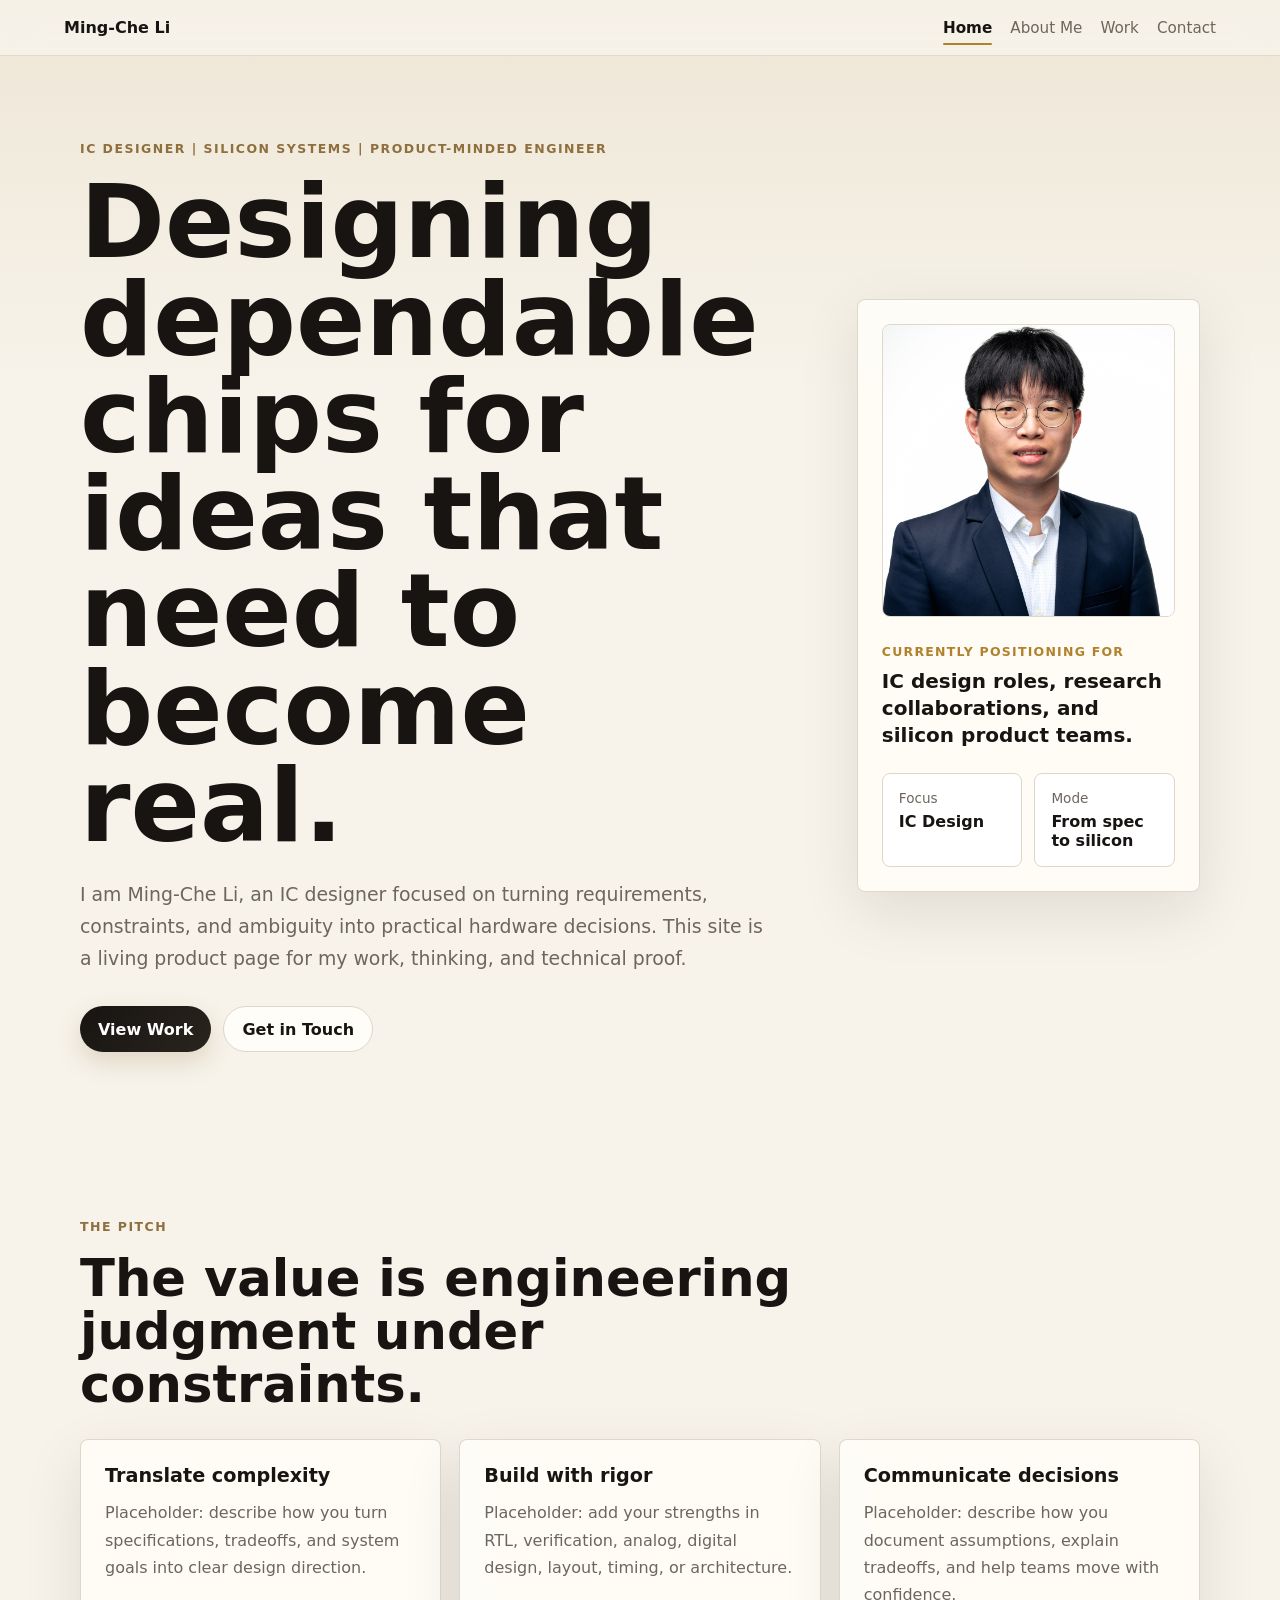
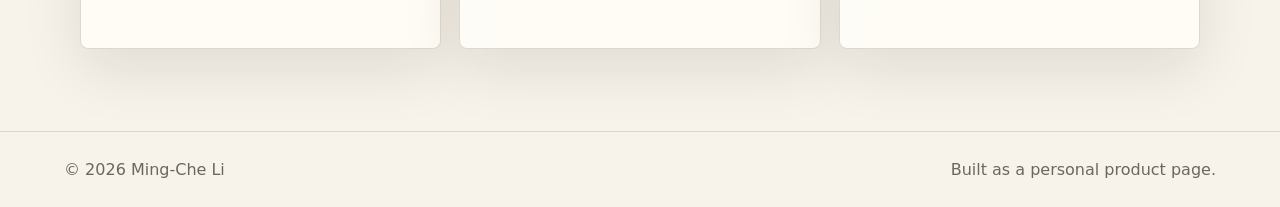
<file: index.html>
<!DOCTYPE html>
<html lang="en">
  <head>
    <meta charset="UTF-8" />
    <meta name="viewport" content="width=device-width, initial-scale=1.0" />
    <title>Ming-Che Li | IC Designer</title>
    <meta
      name="description"
      content="Ming-Che Li is an IC designer building reliable, thoughtful silicon systems from concept to implementation."
    />
    <link rel="stylesheet" href="styles.css" />
  </head>
  <body>
    <header class="site-header">
      <a class="brand" href="index.html" aria-label="Ming-Che Li home">Ming-Che Li</a>
      <nav class="nav" aria-label="Primary navigation">
        <a class="active" href="index.html">Home</a>
        <a href="about.html">About Me</a>
        <a href="work.html">Work</a>
        <a href="contact.html">Contact</a>
      </nav>
    </header>

    <main>
      <section class="hero section-shell">
        <div class="hero-copy">
          <p class="eyebrow">IC Designer | Silicon Systems | Product-Minded Engineer</p>
          <h1>Designing dependable chips for ideas that need to become real.</h1>
          <p class="hero-text">
            I am Ming-Che Li, an IC designer focused on turning requirements,
            constraints, and ambiguity into practical hardware decisions. This
            site is a living product page for my work, thinking, and technical
            proof.
          </p>
          <div class="hero-actions">
            <a class="button primary" href="work.html">View Work</a>
            <a class="button secondary" href="contact.html">Get in Touch</a>
          </div>
        </div>

        <aside class="profile-panel" aria-label="Profile summary">
          <img class="portrait-photo" src="assets/ming-che-li-profile.jpg" alt="Portrait of Ming-Che Li" />
          <div>
            <p class="panel-label">Currently positioning for</p>
            <p class="panel-title">IC design roles, research collaborations, and silicon product teams.</p>
          </div>
          <div class="signal-grid">
            <div>
              <span>Focus</span>
              <strong>IC Design</strong>
            </div>
            <div>
              <span>Mode</span>
              <strong>From spec to silicon</strong>
            </div>
          </div>
        </aside>
      </section>

      <section class="section-shell">
        <div class="section-heading">
          <p class="eyebrow">The Pitch</p>
          <h2>The value is engineering judgment under constraints.</h2>
        </div>
        <div class="pitch-grid">
          <article>
            <h3>Translate complexity</h3>
            <p>
              Placeholder: describe how you turn specifications, tradeoffs,
              and system goals into clear design direction.
            </p>
          </article>
          <article>
            <h3>Build with rigor</h3>
            <p>
              Placeholder: add your strengths in RTL, verification, analog,
              digital design, layout, timing, or architecture.
            </p>
          </article>
          <article>
            <h3>Communicate decisions</h3>
            <p>
              Placeholder: describe how you document assumptions, explain
              tradeoffs, and help teams move with confidence.
            </p>
          </article>
        </div>
      </section>
    </main>

    <footer class="footer">
      <span>&copy; 2026 Ming-Che Li</span>
      <span>Built as a personal product page.</span>
    </footer>
  </body>
</html>
</file>
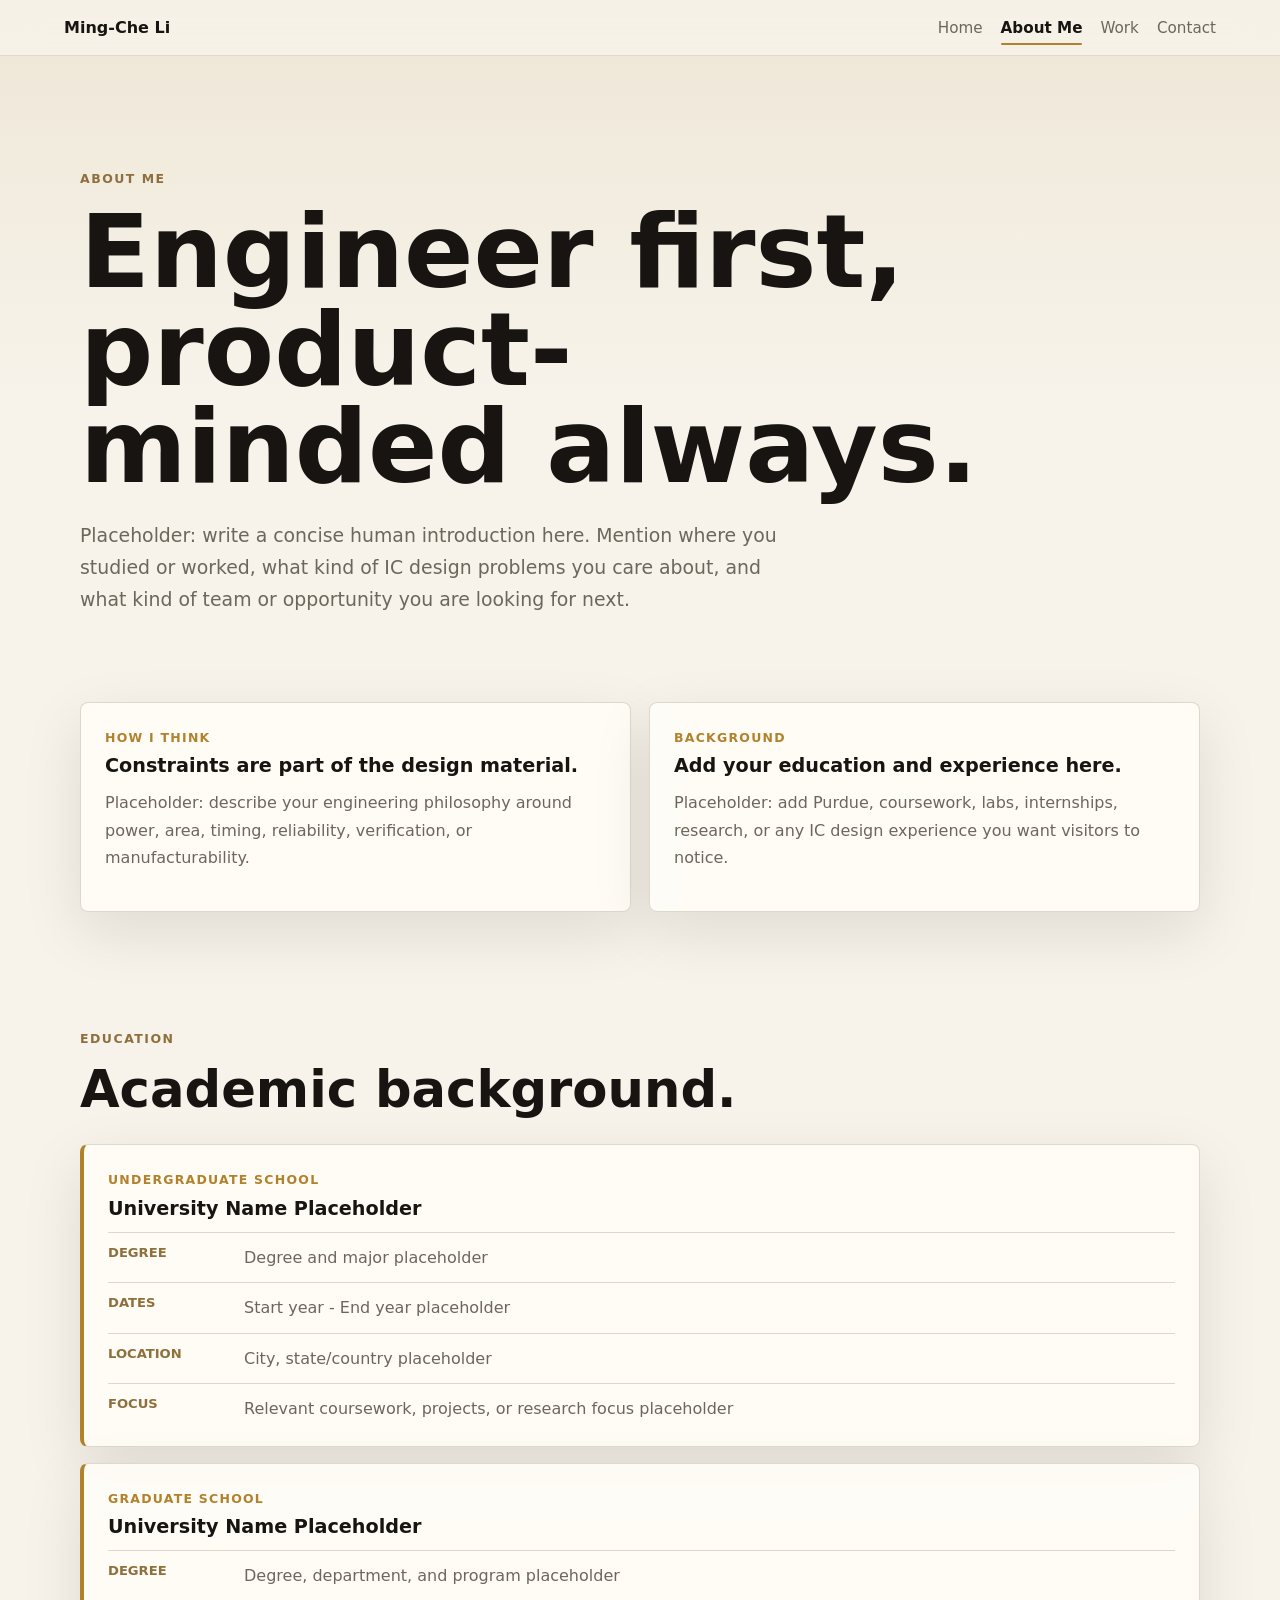
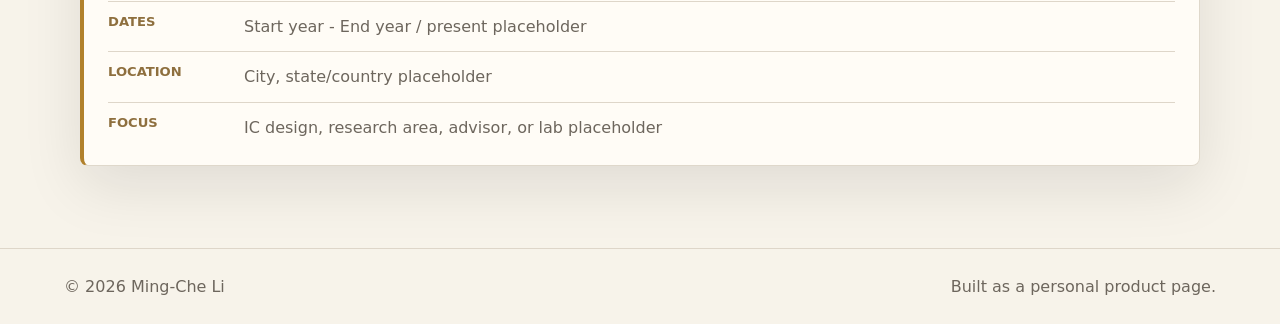
<file: about.html>
<!DOCTYPE html>
<html lang="en">
  <head>
    <meta charset="UTF-8" />
    <meta name="viewport" content="width=device-width, initial-scale=1.0" />
    <title>About Me | Ming-Che Li</title>
    <meta name="description" content="Learn more about Ming-Che Li, IC designer." />
    <link rel="stylesheet" href="styles.css" />
  </head>
  <body>
    <header class="site-header">
      <a class="brand" href="index.html" aria-label="Ming-Che Li home">Ming-Che Li</a>
      <nav class="nav" aria-label="Primary navigation">
        <a href="index.html">Home</a>
        <a class="active" href="about.html">About Me</a>
        <a href="work.html">Work</a>
        <a href="contact.html">Contact</a>
      </nav>
    </header>

    <main>
      <section class="page-hero section-shell">
        <p class="eyebrow">About Me</p>
        <h1>Engineer first, product-minded always.</h1>
        <p class="hero-text">
          Placeholder: write a concise human introduction here. Mention where
          you studied or worked, what kind of IC design problems you care about,
          and what kind of team or opportunity you are looking for next.
        </p>
      </section>

      <section class="section-shell page-grid">
        <article class="work-item">
          <p class="item-meta">How I Think</p>
          <h3>Constraints are part of the design material.</h3>
          <p>
            Placeholder: describe your engineering philosophy around power,
            area, timing, reliability, verification, or manufacturability.
          </p>
        </article>
        <article class="work-item">
          <p class="item-meta">Background</p>
          <h3>Add your education and experience here.</h3>
          <p>
            Placeholder: add Purdue, coursework, labs, internships, research,
            or any IC design experience you want visitors to notice.
          </p>
        </article>
      </section>
      <section class="section-shell education-section compact-top">
        <div class="section-heading">
          <p class="eyebrow">Education</p>
          <h2>Academic background.</h2>
        </div>
        <div class="education-list">
          <article class="education-item">
            <p class="item-meta">Undergraduate School</p>
            <h3>University Name Placeholder</h3>
            <dl>
              <div>
                <dt>Degree</dt>
                <dd>Degree and major placeholder</dd>
              </div>
              <div>
                <dt>Dates</dt>
                <dd>Start year - End year placeholder</dd>
              </div>
              <div>
                <dt>Location</dt>
                <dd>City, state/country placeholder</dd>
              </div>
              <div>
                <dt>Focus</dt>
                <dd>Relevant coursework, projects, or research focus placeholder</dd>
              </div>
            </dl>
          </article>

          <article class="education-item">
            <p class="item-meta">Graduate School</p>
            <h3>University Name Placeholder</h3>
            <dl>
              <div>
                <dt>Degree</dt>
                <dd>Degree, department, and program placeholder</dd>
              </div>
              <div>
                <dt>Dates</dt>
                <dd>Start year - End year / present placeholder</dd>
              </div>
              <div>
                <dt>Location</dt>
                <dd>City, state/country placeholder</dd>
              </div>
              <div>
                <dt>Focus</dt>
                <dd>IC design, research area, advisor, or lab placeholder</dd>
              </div>
            </dl>
          </article>
        </div>
      </section>
    </main>

    <footer class="footer">
      <span>&copy; 2026 Ming-Che Li</span>
      <span>Built as a personal product page.</span>
    </footer>
  </body>
</html>
</file>
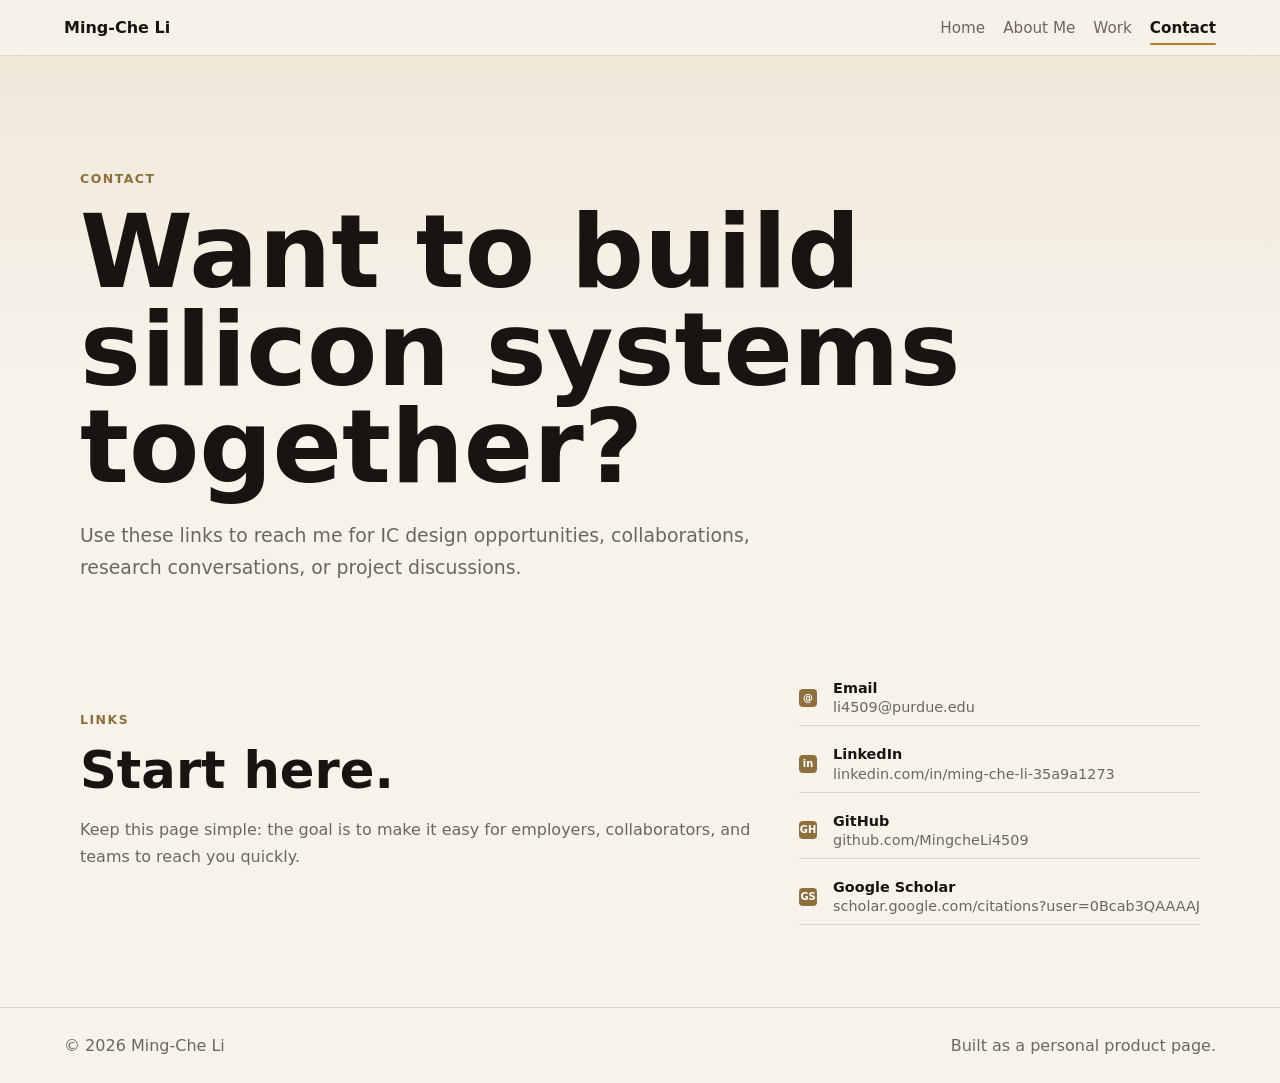
<file: contact.html>
﻿<!DOCTYPE html>
<html lang="en">
  <head>
    <meta charset="UTF-8" />
    <meta name="viewport" content="width=device-width, initial-scale=1.0" />
    <title>Contact | Ming-Che Li</title>
    <meta name="description" content="Contact Ming-Che Li for IC design opportunities and collaborations." />
    <link rel="stylesheet" href="styles.css" />
  </head>
  <body>
    <header class="site-header">
      <a class="brand" href="index.html" aria-label="Ming-Che Li home">Ming-Che Li</a>
      <nav class="nav" aria-label="Primary navigation">
        <a href="index.html">Home</a>
        <a href="about.html">About Me</a>
        <a href="work.html">Work</a>
        <a class="active" href="contact.html">Contact</a>
      </nav>
    </header>

    <main>
      <section class="page-hero section-shell">
        <p class="eyebrow">Contact</p>
        <h1>Want to build silicon systems together?</h1>
        <p class="hero-text">
          Use these links to reach me for IC design opportunities, collaborations,
          research conversations, or project discussions.
        </p>
      </section>

      <section class="section-shell contact-section compact-top">
        <div>
          <p class="eyebrow">Links</p>
          <h2>Start here.</h2>
          <p>
            Keep this page simple: the goal is to make it easy for employers,
            collaborators, and teams to reach you quickly.
          </p>
        </div>
        <div class="contact-links contact-list">
          <a href="mailto:li4509@purdue.edu" aria-label="Email Ming-Che Li">
            <span class="contact-icon" aria-hidden="true">@</span>
            <span class="contact-copy">
              <strong>Email</strong>
              <span>li4509@purdue.edu</span>
            </span>
          </a>
          <a href="https://www.linkedin.com/in/ming-che-li-35a9a1273/" aria-label="Ming-Che Li on LinkedIn">
            <span class="contact-icon" aria-hidden="true">in</span>
            <span class="contact-copy">
              <strong>LinkedIn</strong>
              <span>linkedin.com/in/ming-che-li-35a9a1273</span>
            </span>
          </a>
          <a href="https://github.com/MingcheLi4509" aria-label="Ming-Che Li on GitHub">
            <span class="contact-icon" aria-hidden="true">GH</span>
            <span class="contact-copy">
              <strong>GitHub</strong>
              <span>github.com/MingcheLi4509</span>
            </span>
          </a>
          <a href="https://scholar.google.com/citations?user=0Bcab3QAAAAJ&amp;hl=en" aria-label="Ming-Che Li on Google Scholar">
            <span class="contact-icon" aria-hidden="true">GS</span>
            <span class="contact-copy">
              <strong>Google Scholar</strong>
              <span>scholar.google.com/citations?user=0Bcab3QAAAAJ</span>
            </span>
          </a>
        </div>
      </section>
    </main>

    <footer class="footer">
      <span>&copy; 2026 Ming-Che Li</span>
      <span>Built as a personal product page.</span>
    </footer>
  </body>
</html>
</file>
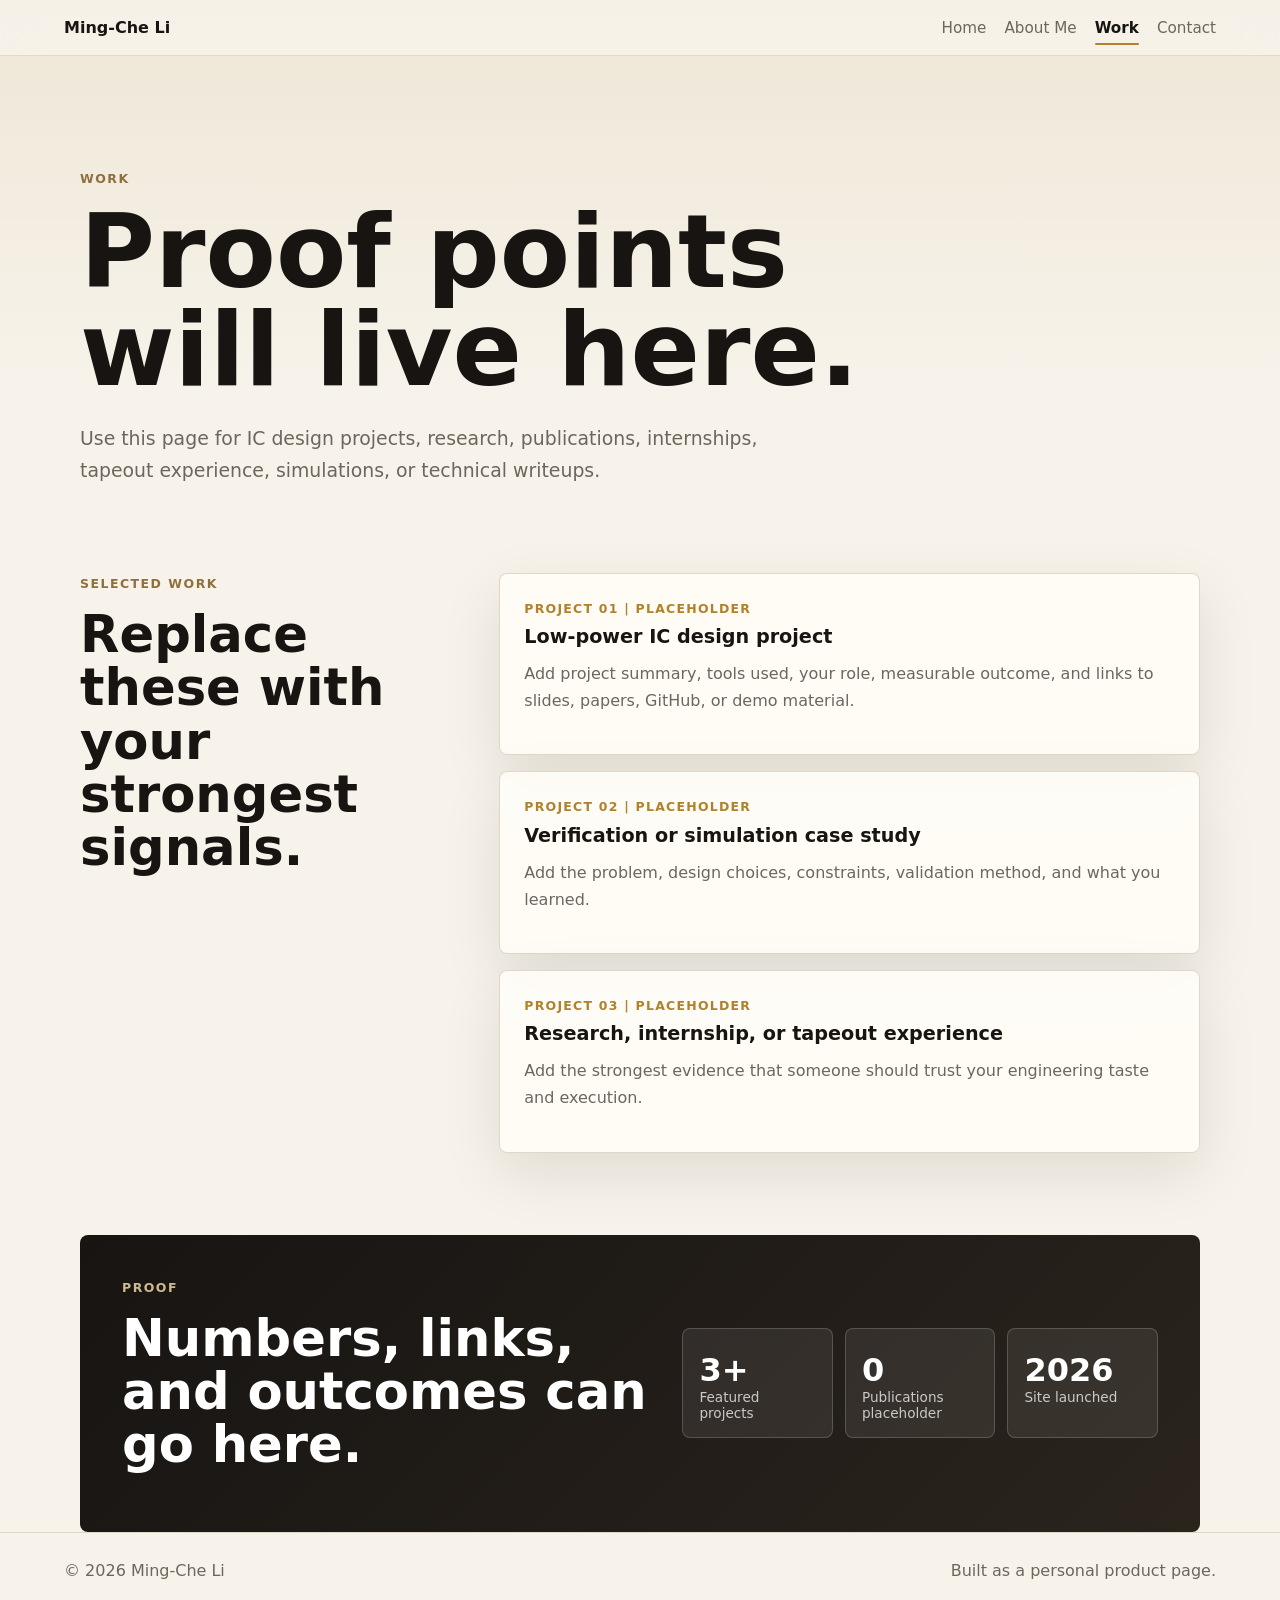
<file: work.html>
﻿<!DOCTYPE html>
<html lang="en">
  <head>
    <meta charset="UTF-8" />
    <meta name="viewport" content="width=device-width, initial-scale=1.0" />
    <title>Work | Ming-Che Li</title>
    <meta name="description" content="Selected work and project placeholders for Ming-Che Li." />
    <link rel="stylesheet" href="styles.css" />
  </head>
  <body>
    <header class="site-header">
      <a class="brand" href="index.html" aria-label="Ming-Che Li home">Ming-Che Li</a>
      <nav class="nav" aria-label="Primary navigation">
        <a href="index.html">Home</a>
        <a href="about.html">About Me</a>
        <a class="active" href="work.html">Work</a>
        <a href="contact.html">Contact</a>
      </nav>
    </header>

    <main>
      <section class="page-hero section-shell">
        <p class="eyebrow">Work</p>
        <h1>Proof points will live here.</h1>
        <p class="hero-text">
          Use this page for IC design projects, research, publications,
          internships, tapeout experience, simulations, or technical writeups.
        </p>
      </section>

      <section class="section-shell split-section compact-top">
        <div class="section-heading">
          <p class="eyebrow">Selected Work</p>
          <h2>Replace these with your strongest signals.</h2>
        </div>
        <div class="work-list">
          <article class="work-item">
            <p class="item-meta">Project 01 | Placeholder</p>
            <h3>Low-power IC design project</h3>
            <p>
              Add project summary, tools used, your role, measurable outcome,
              and links to slides, papers, GitHub, or demo material.
            </p>
          </article>
          <article class="work-item">
            <p class="item-meta">Project 02 | Placeholder</p>
            <h3>Verification or simulation case study</h3>
            <p>
              Add the problem, design choices, constraints, validation method,
              and what you learned.
            </p>
          </article>
          <article class="work-item">
            <p class="item-meta">Project 03 | Placeholder</p>
            <h3>Research, internship, or tapeout experience</h3>
            <p>
              Add the strongest evidence that someone should trust your
              engineering taste and execution.
            </p>
          </article>
        </div>
      </section>

      <section class="section-shell proof-band">
        <div>
          <p class="eyebrow">Proof</p>
          <h2>Numbers, links, and outcomes can go here.</h2>
        </div>
        <div class="proof-metrics">
          <div>
            <strong>3+</strong>
            <span>Featured projects</span>
          </div>
          <div>
            <strong>0</strong>
            <span>Publications placeholder</span>
          </div>
          <div>
            <strong>2026</strong>
            <span>Site launched</span>
          </div>
        </div>
      </section>
    </main>

    <footer class="footer">
      <span>&copy; 2026 Ming-Che Li</span>
      <span>Built as a personal product page.</span>
    </footer>
  </body>
</html>
</file>
<file: styles.css>
:root {
  color-scheme: light;
  --ink: #171412;
  --muted: #6d665d;
  --line: #ded6c9;
  --panel: #fffdf8;
  --wash: #f7f3ea;
  --accent: #cfb991;
  --accent-dark: #8e6f3e;
  --gold: #b1812c;
  --radius: 8px;
  --shadow: 0 20px 60px rgba(23, 20, 18, 0.1);
}

* {
  box-sizing: border-box;
}

html {
  scroll-behavior: smooth;
}

body {
  margin: 0;
  font-family: Inter, ui-sans-serif, system-ui, -apple-system, BlinkMacSystemFont,
    "Segoe UI", sans-serif;
  color: var(--ink);
  background:
    linear-gradient(180deg, rgba(207, 185, 145, 0.22), transparent 390px),
    var(--wash);
}

a {
  color: inherit;
  text-decoration: none;
}

.site-header {
  position: sticky;
  top: 0;
  z-index: 10;
  display: flex;
  align-items: center;
  justify-content: space-between;
  gap: 24px;
  padding: 18px clamp(18px, 5vw, 64px);
  background: rgba(247, 243, 234, 0.88);
  border-bottom: 1px solid rgba(222, 214, 201, 0.9);
  backdrop-filter: blur(18px);
}

.brand {
  font-weight: 800;
  letter-spacing: 0;
}

.nav {
  display: flex;
  align-items: center;
  gap: 18px;
  color: var(--muted);
  font-size: 0.95rem;
}

.nav a:hover {
  color: var(--ink);
}

.nav a.active {
  position: relative;
}

.nav a.active::after {
  position: absolute;
  left: 0;
  right: 0;
  bottom: -8px;
  height: 2px;
  content: "";
  background: var(--gold);
  border-radius: 999px;
}

.nav-pill {
  padding: 8px 12px;
  color: var(--ink);
  border: 1px solid var(--line);
  border-radius: 999px;
  background: #fff;
}

.section-shell {
  width: min(1120px, calc(100% - 36px));
  margin: 0 auto;
  padding: 82px 0;
}

.hero {
  display: grid;
  grid-template-columns: minmax(0, 1.35fr) minmax(280px, 0.65fr);
  gap: clamp(28px, 5vw, 64px);
  align-items: center;
  min-height: calc(100vh - 74px);
}

.eyebrow {
  margin: 0 0 14px;
  color: var(--accent-dark);
  font-size: 0.78rem;
  font-weight: 800;
  letter-spacing: 0.12em;
  text-transform: uppercase;
}

h1,
h2,
h3,
p {
  margin-top: 0;
}

h1 {
  max-width: 820px;
  margin-bottom: 24px;
  font-size: clamp(3.2rem, 8vw, 6.5rem);
  line-height: 0.95;
  letter-spacing: 0;
}

h2 {
  max-width: 760px;
  margin-bottom: 18px;
  font-size: clamp(2rem, 4vw, 3.5rem);
  line-height: 1.04;
  letter-spacing: 0;
}

h3 {
  margin-bottom: 12px;
  font-size: 1.2rem;
}

p {
  color: var(--muted);
  line-height: 1.7;
}

.hero-text {
  max-width: 700px;
  font-size: 1.18rem;
}

.hero-actions {
  display: flex;
  flex-wrap: wrap;
  gap: 12px;
  margin-top: 32px;
}

.button {
  display: inline-flex;
  align-items: center;
  justify-content: center;
  min-height: 46px;
  padding: 0 18px;
  border-radius: 999px;
  font-weight: 800;
}

.button.primary {
  color: #fff;
  background: linear-gradient(135deg, #171412, #2a241d);
  box-shadow: 0 10px 24px rgba(142, 111, 62, 0.22);
}

.button.secondary {
  color: var(--ink);
  background: #fffdf8;
  border: 1px solid var(--line);
}

.profile-panel,
.work-item,
.pitch-grid article {
  background: rgba(255, 253, 248, 0.9);
  border: 1px solid rgba(222, 214, 201, 0.95);
  border-radius: var(--radius);
  box-shadow: var(--shadow);
}

.profile-panel {
  display: grid;
  gap: 24px;
  padding: 24px;
}

.portrait-placeholder,
.portrait-photo {
  aspect-ratio: 1;
  border-radius: var(--radius);
}

.portrait-placeholder {
  display: grid;
  place-items: center;
  color: #fff;
  background:
    linear-gradient(135deg, rgba(207, 185, 145, 0.96), rgba(23, 20, 18, 0.9)),
    #cfb991;
  font-size: clamp(4rem, 10vw, 7rem);
  font-weight: 900;
}

.portrait-photo {
  display: block;
  width: 100%;
  object-fit: cover;
  object-position: center 28%;
  border: 1px solid rgba(222, 214, 201, 0.95);
}

.panel-label,
.item-meta {
  margin-bottom: 6px;
  color: var(--gold);
  font-size: 0.78rem;
  font-weight: 900;
  letter-spacing: 0.1em;
  text-transform: uppercase;
}

.panel-title {
  margin-bottom: 0;
  color: var(--ink);
  font-size: 1.25rem;
  font-weight: 800;
  line-height: 1.35;
}

.signal-grid,
.proof-metrics {
  display: grid;
  grid-template-columns: repeat(2, minmax(0, 1fr));
  gap: 12px;
}

.signal-grid div,
.proof-metrics div {
  padding: 16px;
  border: 1px solid var(--line);
  border-radius: var(--radius);
  background: #fff;
}

.signal-grid span,
.proof-metrics span {
  display: block;
  color: var(--muted);
  font-size: 0.85rem;
}

.signal-grid strong,
.proof-metrics strong {
  display: block;
  margin-top: 6px;
}

.section-heading {
  margin-bottom: 28px;
}

.pitch-grid {
  display: grid;
  grid-template-columns: repeat(3, minmax(0, 1fr));
  gap: 18px;
}

.pitch-grid article,
.work-item {
  padding: 24px;
}

.split-section {
  display: grid;
  grid-template-columns: minmax(220px, 0.7fr) minmax(0, 1.3fr);
  gap: 42px;
  align-items: start;
}

.work-list {
  display: grid;
  gap: 16px;
}

.proof-band {
  display: grid;
  grid-template-columns: minmax(0, 1fr) minmax(320px, 0.9fr);
  gap: 32px;
  align-items: center;
  padding: 42px;
  background: linear-gradient(135deg, #171412, #2a241d);
  border-radius: var(--radius);
}

.proof-band h2,
.proof-band p {
  color: #fff;
}

.proof-band .eyebrow {
  color: #cfb991;
}

.proof-metrics {
  grid-template-columns: repeat(3, minmax(0, 1fr));
}

.proof-metrics div {
  background: rgba(255, 255, 255, 0.08);
  border-color: rgba(255, 255, 255, 0.18);
}

.proof-metrics strong {
  color: #fff;
  font-size: 2rem;
}

.proof-metrics span {
  color: rgba(255, 255, 255, 0.74);
}

.about-section p {
  max-width: 820px;
  font-size: 1.1rem;
}

.contact-section {
  display: grid;
  grid-template-columns: minmax(0, 1fr) auto;
  gap: 32px;
  align-items: center;
}

.contact-links {
  display: grid;
  grid-template-columns: repeat(2, minmax(130px, 1fr));
  gap: 12px;
}

.footer {
  display: flex;
  justify-content: space-between;
  gap: 18px;
  padding: 28px clamp(18px, 5vw, 64px);
  color: var(--muted);
  border-top: 1px solid var(--line);
}

@media (max-width: 860px) {
  .site-header,
  .nav,
  .footer {
    align-items: flex-start;
    flex-direction: column;
  }

  .nav {
    width: 100%;
    flex-direction: row;
    flex-wrap: wrap;
  }

  .hero,
  .split-section,
  .proof-band,
  .contact-section {
    grid-template-columns: 1fr;
  }

  .hero {
    min-height: auto;
    padding-top: 56px;
  }

  .pitch-grid {
    grid-template-columns: 1fr;
  }

  .proof-metrics,
  .signal-grid {
    grid-template-columns: 1fr;
  }
}

@media (max-width: 520px) {
  .section-shell {
    width: min(100% - 24px, 1120px);
    padding: 58px 0;
  }

  h1 {
    font-size: 3rem;
  }

  .profile-panel,
  .pitch-grid article,
  .work-item,
  .proof-band {
    padding: 18px;
  }

  .contact-links {
    grid-template-columns: 1fr;
  }
}

.nav a.active {
  color: var(--ink);
  font-weight: 800;
}

.page-hero {
  padding-top: 112px;
  padding-bottom: 34px;
}

.page-hero h1 {
  max-width: 900px;
}

.page-grid {
  display: grid;
  grid-template-columns: repeat(2, minmax(0, 1fr));
  gap: 18px;
  padding-top: 34px;
}

.compact-top {
  padding-top: 34px;
}

@media (max-width: 860px) {
  .page-grid {
    grid-template-columns: 1fr;
  }
}
.contact-list {
  width: min(560px, 100%);
  display: grid;
  grid-template-columns: 1fr;
  gap: 10px;
}

.contact-list a {
  display: grid;
  grid-template-columns: 24px minmax(0, 1fr);
  gap: 10px;
  align-items: center;
  padding: 10px 0;
  color: var(--ink);
  background: transparent;
  border: 0;
  border-bottom: 1px solid var(--line);
  border-radius: 0;
}

.contact-icon {
  display: inline-grid;
  place-items: center;
  width: 18px;
  height: 18px;
  color: #fff;
  background: var(--accent-dark);
  border-radius: 4px;
  font-size: 0.62rem;
  font-weight: 900;
  line-height: 1;
}

.contact-copy {
  display: grid;
  gap: 2px;
  min-width: 0;
}

.contact-copy strong {
  font-size: 0.9rem;
  line-height: 1.2;
}

.contact-copy span {
  color: var(--muted);
  font-size: 0.9rem;
  font-weight: 500;
  overflow-wrap: anywhere;
}

.education-section {
  padding-top: 34px;
}

.education-list {
  display: grid;
  gap: 16px;
}

.education-item {
  padding: 24px;
  background: rgba(255, 253, 248, 0.9);
  border: 1px solid rgba(222, 214, 201, 0.95);
  border-left: 4px solid var(--gold);
  border-radius: var(--radius);
  box-shadow: var(--shadow);
}

.education-item dl {
  display: grid;
  gap: 12px;
  margin: 0;
}

.education-item dl div {
  display: grid;
  grid-template-columns: 120px minmax(0, 1fr);
  gap: 16px;
  padding-top: 12px;
  border-top: 1px solid var(--line);
}

.education-item dt {
  color: var(--accent-dark);
  font-size: 0.82rem;
  font-weight: 900;
  text-transform: uppercase;
}

.education-item dd {
  margin: 0;
  color: var(--muted);
  line-height: 1.6;
}

@media (max-width: 620px) {
  .education-item dl div {
    grid-template-columns: 1fr;
    gap: 4px;
  }
}
</file>
